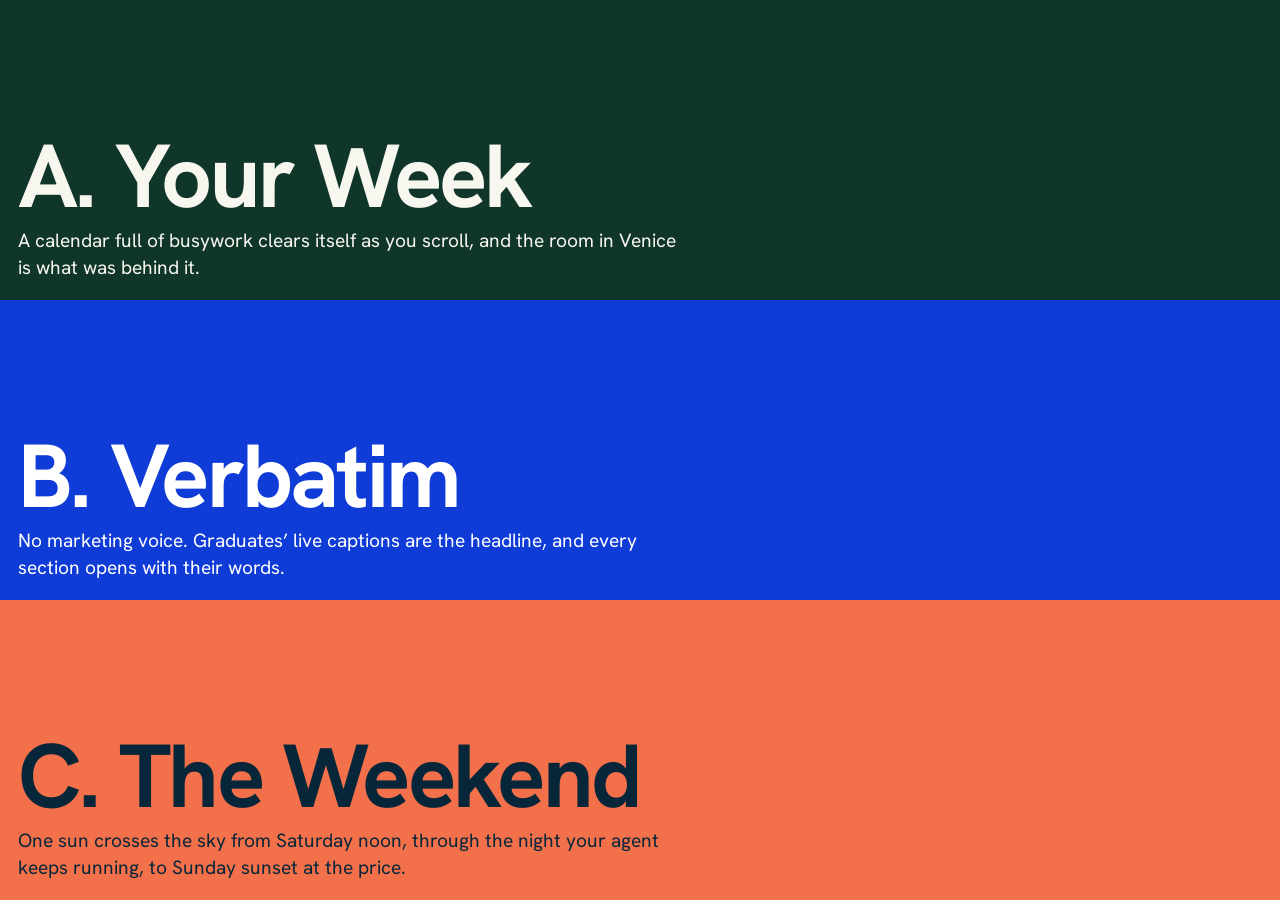
<file: compare.html>
<!doctype html><html lang="en"><head><meta charset="utf-8"><meta name="viewport" content="width=device-width,initial-scale=1,viewport-fit=cover"><meta name="robots" content="noindex,nofollow"><title>Bootcamp 7 Round 3</title>
<link rel="stylesheet" href="https://fonts.googleapis.com/css2?family=Hanken+Grotesk:wght@400;500;700&display=swap">
<style>
:root{color-scheme:light}
*{box-sizing:border-box}
body{margin:0;background:#fff;color:#08263a;font:400 1rem/1.4 "Hanken Grotesk",Arial,sans-serif}
a{display:flex;flex-direction:column;justify-content:flex-end;min-height:33.33vh;padding:18px;text-decoration:none;transition:filter .2s ease}
a:focus-visible{outline:3px solid currentColor;outline-offset:-8px}
b{font-size:clamp(2.2rem,7vw,6rem);font-weight:700;letter-spacing:-.03em;line-height:1}
span{font-size:clamp(1rem,1.5vw,1.25rem);max-width:60ch;margin-top:8px}
@media(hover:hover) and (pointer:fine){a:hover{filter:brightness(1.06)}}
</style>
<a href="g-week.html" style="background:#10362a;color:#f7f7f0"><b>A. Your Week</b><span>A calendar full of busywork clears itself as you scroll, and the room in Venice is what was behind it.</span></a>
<a href="h-verbatim.html" style="background:#0f3bd6;color:#fff"><b>B. Verbatim</b><span>No marketing voice. Graduates’ live captions are the headline, and every section opens with their words.</span></a>
<a href="i-weekend.html" style="background:#f2704a;color:#08263a"><b>C. The Weekend</b><span>One sun crosses the sky from Saturday noon, through the night your agent keeps running, to Sunday sunset at the price.</span></a>
</file>
